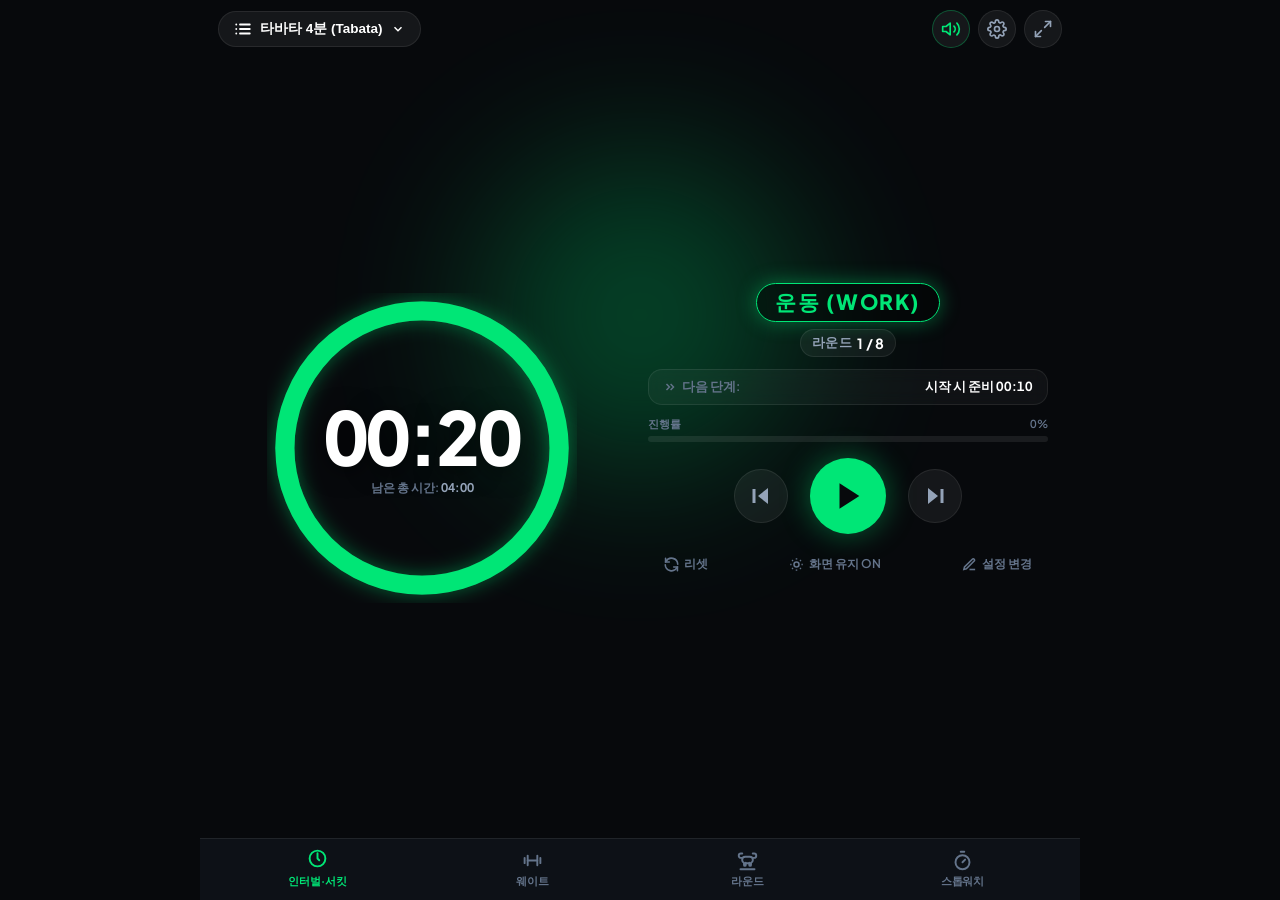
<file: index.html>
<!DOCTYPE html>
<html lang="ko">
<head>
  <meta charset="UTF-8">
  <meta name="viewport" content="width=device-width, initial-scale=1.0, maximum-scale=1.0, user-scalable=no, viewport-fit=cover">
  <title>Timer+ | 웨이트 · 타바타 · 홈트 서킷 운동 타이머 (TimerPlus)</title>
  <meta name="description" content="웨이트 세트/휴식 카운터, 타바타, 홈트 서킷, 복싱 라운드 맞춤 루틴 지원 및 1초 초침 사운드 · 가로모드 · 100% 오프라인 동작 PWA.">
  <meta name="theme-color" content="#0a0c10">

  <!-- iOS Safari PWA Metas -->
  <meta name="apple-mobile-web-app-capable" content="yes">
  <meta name="apple-mobile-web-app-status-bar-style" content="black-translucent">
  <meta name="apple-mobile-web-app-title" content="Timer+">
  <link rel="apple-touch-icon" href="./icons/apple-touch-icon.png">

  <!-- Web App Manifest -->
  <link rel="manifest" href="./manifest.webmanifest">
  <link rel="icon" type="image/svg+xml" href="./icons/favicon.svg">

  <!-- Modern Athletic Typography -->
  <link rel="preconnect" href="https://fonts.googleapis.com">
  <link rel="preconnect" href="https://fonts.gstatic.com" crossorigin>
  <link href="https://fonts.googleapis.com/css2?family=Plus+Jakarta+Sans:wght@500;700;800;900&display=swap" rel="stylesheet">

  <link rel="stylesheet" href="./css/style.css">
</head>
<body>
  <!-- Ambient Dynamic Colored Glow -->
  <div class="ambient-glow" id="ambientGlow"></div>

  <!-- Toast Message -->
  <div class="toast-msg" id="toastMsg">루틴이 저장되었습니다.</div>

  <div class="app-container">
    <!-- Header -->
    <header class="app-header">
      <!-- Interval Header Title / Preset Selector -->
      <button class="routine-selector-btn" id="openPresetsBtn" aria-label="루틴 선택">
        <svg width="18" height="18" viewBox="0 0 24 24" fill="none" stroke="currentColor" stroke-width="2.5" stroke-linecap="round" stroke-linejoin="round">
          <line x1="8" y1="6" x2="21" y2="6"></line>
          <line x1="8" y1="12" x2="21" y2="12"></line>
          <line x1="8" y1="18" x2="21" y2="18"></line>
          <line x1="3" y1="6" x2="3.01" y2="6"></line>
          <line x1="3" y1="12" x2="3.01" y2="12"></line>
          <line x1="3" y1="18" x2="3.01" y2="18"></line>
        </svg>
        <span class="routine-name-text" id="headerRoutineName">타바타 4분</span>
        <svg width="14" height="14" viewBox="0 0 24 24" fill="none" stroke="currentColor" stroke-width="2.5">
          <polyline points="6 9 12 15 18 9"></polyline>
        </svg>
      </button>

      <!-- Weight Header Title / Exercise Memo Selector -->
      <button class="routine-selector-btn" id="headerWeightBtn" style="display:none;" aria-label="운동 종목 입력">
        <svg width="18" height="18" viewBox="0 0 24 24" fill="none" stroke="currentColor" stroke-width="2.3" stroke-linecap="round" stroke-linejoin="round">
          <path d="M6.5 6.5v11M17.5 6.5v11M3 9v6M21 9v6M6.5 12h11"></path>
        </svg>
        <span class="routine-name-text" id="headerWeightName">웨이트 세트 & 휴식</span>
        <svg width="13" height="13" viewBox="0 0 24 24" fill="none" stroke="currentColor" stroke-width="2.3">
          <path d="M12 20h9"></path>
          <path d="M16.5 3.5a2.121 2.121 0 0 1 3 3L7 19l-4 1 1-4L16.5 3.5z"></path>
        </svg>
      </button>

      <!-- Rounds Header Title / Config Button -->
      <button class="routine-selector-btn" id="headerRoundsConfigBtn" style="display:none;" aria-label="라운드 설정">
        <svg width="18" height="18" viewBox="0 0 24 24" fill="none" stroke="currentColor" stroke-width="2.2" stroke-linecap="round">
          <circle cx="12" cy="12" r="9"></circle>
          <polyline points="12 6 12 12 16 14"></polyline>
        </svg>
        <span class="routine-name-text" id="headerRoundsPresetName">복싱 3분 5라운드</span>
        <svg width="14" height="14" viewBox="0 0 24 24" fill="none" stroke="currentColor" stroke-width="2.5">
          <polyline points="6 9 12 15 18 9"></polyline>
        </svg>
      </button>

      <!-- Stopwatch Header Title -->
      <div id="headerStopwatchTitle" style="display:none; font-size:16px; font-weight:800; padding-left:6px; letter-spacing:-0.5px;">
        스톱워치 (Stopwatch)
      </div>

      <div class="header-actions">
        <button class="icon-btn" id="soundQuickBtn" aria-label="소리 켜기/끄기" title="소리 켜기/끄기">
          <!-- Audio On SVG -->
          <svg id="soundIconOn" width="20" height="20" viewBox="0 0 24 24" fill="none" stroke="currentColor" stroke-width="2" stroke-linecap="round" stroke-linejoin="round">
            <polygon points="11 5 6 9 2 9 2 15 6 15 11 19 11 5"></polygon>
            <path d="M19.07 4.93a10 10 0 0 1 0 14.14M15.54 8.46a5 5 0 0 1 0 7.07"></path>
          </svg>
          <!-- Audio Muted SVG -->
          <svg id="soundIconOff" style="display:none;" width="20" height="20" viewBox="0 0 24 24" fill="none" stroke="currentColor" stroke-width="2" stroke-linecap="round" stroke-linejoin="round">
            <polygon points="11 5 6 9 2 9 2 15 6 15 11 19 11 5"></polygon>
            <line x1="23" y1="9" x2="17" y2="15"></line>
            <line x1="17" y1="9" x2="23" y2="15"></line>
          </svg>
        </button>

        <button class="icon-btn" id="openSettingsBtn" aria-label="설정" title="설정 & 오디오">
          <svg width="20" height="20" viewBox="0 0 24 24" fill="none" stroke="currentColor" stroke-width="2" stroke-linecap="round" stroke-linejoin="round">
            <circle cx="12" cy="12" r="3"></circle>
            <path d="M19.4 15a1.65 1.65 0 0 0 .33 1.82l.06.06a2 2 0 0 1 0 2.83 2 2 0 0 1-2.83 0l-.06-.06a1.65 1.65 0 0 0-1.82-.33 1.65 1.65 0 0 0-1 1.51V21a2 2 0 0 1-2 2 2 2 0 0 1-2-2v-.09A1.65 1.65 0 0 0 9 19.4a1.65 1.65 0 0 0-1.82.33l-.06.06a2 2 0 0 1-2.83 0 2 2 0 0 1 0-2.83l.06-.06a1.65 1.65 0 0 0 .33-1.82 1.65 1.65 0 0 0-1.51-1H3a2 2 0 0 1-2-2 2 2 0 0 1 2-2h.09A1.65 1.65 0 0 0 4.6 9a1.65 1.65 0 0 0-.33-1.82l-.06-.06a2 2 0 0 1 0-2.83 2 2 0 0 1 2.83 0l.06.06a1.65 1.65 0 0 0 1.82.33H9a1.65 1.65 0 0 0 1-1.51V3a2 2 0 0 1 2-2 2 2 0 0 1 2 2v.09a1.65 1.65 0 0 0 1 1.51 1.65 1.65 0 0 0 1.82-.33l.06-.06a2 2 0 0 1 2.83 0 2 2 0 0 1 0 2.83l-.06.06a1.65 1.65 0 0 0-.33 1.82V9a1.65 1.65 0 0 0 1.51 1H21a2 2 0 0 1 2 2 2 2 0 0 1-2 2h-.09a1.65 1.65 0 0 0-1.51 1z"></path>
          </svg>
        </button>

        <button class="icon-btn" id="fullscreenBtn" aria-label="전체화면" title="전체화면 전환">
          <svg width="20" height="20" viewBox="0 0 24 24" fill="none" stroke="currentColor" stroke-width="2" stroke-linecap="round" stroke-linejoin="round">
            <polyline points="15 3 21 3 21 9"></polyline>
            <polyline points="9 21 3 21 3 15"></polyline>
            <line x1="21" y1="3" x2="14" y2="10"></line>
            <line x1="3" y1="21" x2="10" y2="14"></line>
          </svg>
        </button>
      </div>
    </header>

    <!-- =====================================================================
         TAB VIEW 1: INTERVAL / TABATA / HOME CIRCUIT
         ===================================================================== -->
    <main class="tab-view active" id="viewInterval">
      <!-- Phase Indicator & Round/Set Counter -->
      <div class="phase-header-wrapper">
        <div class="phase-pill" id="phasePill">운동 (WORK)</div>
        <div class="rounds-sets-bar">
          <div class="badge-item">
            라운드 <strong id="roundDisplay">1 / 8</strong>
          </div>
          <div class="badge-item" id="setDisplayWrapper">
            세트 <strong id="setDisplay">1 / 1</strong>
          </div>
          <div class="badge-item exercise-badge" id="intervalExerciseBanner" style="display:none;">
            🏋️ <strong id="intervalExerciseName">스쿼트</strong>
          </div>
        </div>
      </div>

      <!-- Radial SVG Dial Timer -->
      <div class="dial-container">
        <svg class="dial-svg" viewBox="0 0 260 260">
          <circle class="dial-track" cx="130" cy="130" r="115" />
          <circle class="dial-progress" id="dialProgressRing" cx="130" cy="130" r="115"
                  stroke-dasharray="722.56" stroke-dashoffset="0" />
        </svg>

        <div class="dial-content">
          <div class="time-display" id="mainTimeDisplay">00:20</div>
          <div class="total-remaining-hint">
            남은 총 시간: <span id="totalRemainingDisplay">04:10</span>
          </div>
        </div>
      </div>

      <!-- Live Quick Time Adjustment Chips (Visible when active/paused) -->
      <div class="quick-adjust-row" id="intervalQuickAdjustRow" style="display:none;">
        <button class="chip-btn interval-adj-btn" data-adj="-10">-10초</button>
        <button class="chip-btn highlight interval-adj-btn" data-adj="15">+15초 연장</button>
        <button class="chip-btn interval-adj-btn" data-adj="30">+30초</button>
      </div>

      <!-- Next Phase Preview Card -->
      <div class="next-up-card" id="nextUpCard">
        <span class="next-label">
          <svg width="14" height="14" viewBox="0 0 24 24" fill="none" stroke="currentColor" stroke-width="2.5">
            <polyline points="13 17 18 12 13 7"></polyline>
            <polyline points="6 17 11 12 6 7"></polyline>
          </svg>
          다음 단계:
        </span>
        <span class="next-value" id="nextUpText">운동 (00:20)</span>
      </div>

      <!-- Total Workout Progress Bar -->
      <div class="overall-progress-wrapper">
        <div class="progress-labels">
          <span>진행률</span>
          <span id="overallPercentText">0%</span>
        </div>
        <div class="linear-track">
          <div class="linear-bar" id="overallProgressBar"></div>
        </div>
      </div>

      <!-- Main Controls -->
      <div class="controls-bar">
        <button class="secondary-control-btn" id="prevBtn" aria-label="이전 단계" title="이전 단계">
          <svg width="24" height="24" viewBox="0 0 24 24" fill="currentColor">
            <polygon points="19 20 9 12 19 4 19 20"></polygon>
            <line x1="5" y1="19" x2="5" y2="5" stroke="currentColor" stroke-width="3"></line>
          </svg>
        </button>

        <button class="main-play-btn" id="playBtn" aria-label="시작 / 일시정지">
          <svg id="playIcon" viewBox="0 0 24 24">
            <polygon points="6 3 20 12 6 21 6 3"></polygon>
          </svg>
          <svg id="pauseIcon" style="display:none;" viewBox="0 0 24 24">
            <rect x="6" y="4" width="4" height="16" rx="1"></rect>
            <rect x="14" y="4" width="4" height="16" rx="1"></rect>
          </svg>
        </button>

        <button class="secondary-control-btn" id="nextBtn" aria-label="다음 단계" title="다음 단계 스킵">
          <svg width="24" height="24" viewBox="0 0 24 24" fill="currentColor">
            <polygon points="5 4 15 12 5 20 5 4"></polygon>
            <line x1="19" y1="5" x2="19" y2="19" stroke="currentColor" stroke-width="3"></line>
          </svg>
        </button>
      </div>

      <!-- Bottom Utilities -->
      <div class="bottom-utils-bar">
        <button class="util-btn" id="resetBtn">
          <svg width="15" height="15" viewBox="0 0 24 24" fill="none" stroke="currentColor" stroke-width="2.5" stroke-linecap="round">
            <path d="M2.5 2v6h6M21.5 22v-6h-6"></path>
            <path d="M22 11.5A10 10 0 0 0 3.2 7.2L2.5 8M2 12.5a10 10 0 0 0 18.8 4.3l.7-.8"></path>
          </svg>
          리셋
        </button>

        <span class="util-btn" id="wakelockStatus" title="화면 꺼짐 방지 활성화됨">
          <svg width="15" height="15" viewBox="0 0 24 24" fill="none" stroke="currentColor" stroke-width="2.5">
            <path d="M12 2v2M12 20v2M4.93 4.93l1.41 1.41M17.66 17.66l1.41 1.41M2 12h2M20 12h2M6.34 17.66l-1.41 1.41M19.07 4.93l-1.41 1.41"></path>
            <circle cx="12" cy="12" r="4"></circle>
          </svg>
          <span id="wakelockText">화면 유지 ON</span>
        </span>

        <button class="util-btn" id="editCurrentRoutineBtn">
          <svg width="15" height="15" viewBox="0 0 24 24" fill="none" stroke="currentColor" stroke-width="2.5">
            <path d="M12 20h9"></path>
            <path d="M16.5 3.5a2.121 2.121 0 0 1 3 3L7 19l-4 1 1-4L16.5 3.5z"></path>
          </svg>
          설정 변경
        </button>
      </div>
    </main>

    <!-- =====================================================================
         TAB VIEW 2: WEIGHT TRAINING (웨이트 세트 카운터 & 자유 휴식)
         ===================================================================== -->
    <main class="tab-view" id="viewWeight">
      <div class="phase-header-wrapper">
        <div class="phase-pill" id="weightPhasePill">1세트 준비</div>
        <div class="rounds-sets-bar">
          <div class="badge-item weight-target-stepper">
            <button class="mini-step-btn" id="weightSetsMinusBtn" aria-label="목표 세트 감소">−</button>
            <span>세트 <strong id="weightSetDisplay">1 / 4</strong></span>
            <button class="mini-step-btn" id="weightSetsPlusBtn" aria-label="목표 세트 증가">+</button>
          </div>
        </div>
        <div class="weight-set-dots" id="weightSetDots">
          <!-- Rendered dynamically -->
        </div>
      </div>

      <!-- Radial Dial for Weight Rest / TUT -->
      <div class="dial-container">
        <svg class="dial-svg" viewBox="0 0 260 260">
          <circle class="dial-track" cx="130" cy="130" r="115" />
          <circle class="dial-progress" id="weightDialProgressRing" cx="130" cy="130" r="115"
                  stroke-dasharray="722.56" stroke-dashoffset="0" />
        </svg>

        <div class="dial-content">
          <div class="time-display" id="weightMainTimeDisplay">01:30</div>
          <div class="total-remaining-hint" id="weightSubHint">
            세트 종료 후 버튼을 누르면 휴식이 시작됩니다
          </div>
        </div>
      </div>

      <!-- Quick Rest Preset Chips (Shown when ready / lifting / finished) -->
      <div class="quick-adjust-row" id="weightPresetChipsRow">
        <button class="chip-btn weight-rest-chip" data-sec="45">45초</button>
        <button class="chip-btn weight-rest-chip" data-sec="60">1분</button>
        <button class="chip-btn weight-rest-chip active" data-sec="90">1분 30초</button>
        <button class="chip-btn weight-rest-chip" data-sec="120">2분</button>
        <button class="chip-btn weight-rest-chip" data-sec="180">3분</button>
      </div>

      <!-- Active Rest Adjustment Chips (Shown during rest countdown) -->
      <div class="quick-adjust-row" id="weightActiveAdjustRow" style="display:none;">
        <button class="chip-btn weight-adj-btn" data-adj="-15">-15초</button>
        <button class="chip-btn highlight weight-adj-btn" data-adj="15">+15초 연장</button>
        <button class="chip-btn weight-adj-btn" data-adj="30">+30초</button>
      </div>

      <!-- Weight Controls -->
      <div class="weight-action-bar">
        <button class="weight-secondary-btn" id="weightSubBtn">
          <span id="weightSubBtnLabel">⏱ 세트 시간 측정</span>
        </button>

        <button class="weight-primary-btn" id="weightPrimaryBtn">
          <span id="weightPrimaryBtnLabel">✓ 1세트 완료 · 휴식 시작</span>
        </button>
      </div>

      <!-- Weight Bottom Utilities -->
      <div class="bottom-utils-bar">
        <button class="util-btn" id="weightResetBtn">
          <svg width="15" height="15" viewBox="0 0 24 24" fill="none" stroke="currentColor" stroke-width="2.5" stroke-linecap="round">
            <path d="M2.5 2v6h6M21.5 22v-6h-6"></path>
            <path d="M22 11.5A10 10 0 0 0 3.2 7.2L2.5 8M2 12.5a10 10 0 0 0 18.8 4.3l.7-.8"></path>
          </svg>
          새 종목 리셋
        </button>

        <span class="util-btn" id="weightSessionSummary" style="cursor:default;">
          완료 0세트
        </span>

        <button class="util-btn" id="weightEditLabelBtn">
          <svg width="15" height="15" viewBox="0 0 24 24" fill="none" stroke="currentColor" stroke-width="2.5">
            <path d="M12 20h9"></path>
            <path d="M16.5 3.5a2.121 2.121 0 0 1 3 3L7 19l-4 1 1-4L16.5 3.5z"></path>
          </svg>
          종목 메모
        </button>
      </div>
    </main>

    <!-- =====================================================================
         TAB VIEW 3: ROUNDS TIMER (복싱 & 격투기 라운드 타이머)
         ===================================================================== -->
    <main class="tab-view" id="viewRounds">
      <!-- Round Phase & Header -->
      <div class="phase-header-wrapper">
        <div class="phase-pill" id="roundsPhasePill">FIGHT (라운드)</div>
        <div class="rounds-sets-bar">
          <div class="badge-item">
            라운드 <strong id="roundsRoundDisplay">1 / 5</strong>
          </div>
          <div class="badge-item" id="roundsWarningBadge" style="display:none; color:#ff9100; border-color:rgba(255,145,0,0.4);">
            <strong>🔔 10초 전</strong>
          </div>
        </div>
      </div>

      <!-- Radial SVG Dial Timer for Rounds -->
      <div class="dial-container">
        <svg class="dial-svg" viewBox="0 0 260 260">
          <circle class="dial-track" cx="130" cy="130" r="115" />
          <circle class="dial-progress" id="roundsDialProgressRing" cx="130" cy="130" r="115"
                  stroke-dasharray="722.56" stroke-dashoffset="0" />
        </svg>

        <div class="dial-content">
          <div class="time-display" id="roundsMainTimeDisplay">03:00</div>
          <div class="total-remaining-hint">
            현재 설정: <span id="roundsSummaryHint">3분 운동 / 1분 휴식</span>
          </div>
        </div>
      </div>

      <!-- Next Phase Preview Card -->
      <div class="next-up-card">
        <span class="next-label">
          <svg width="14" height="14" viewBox="0 0 24 24" fill="none" stroke="currentColor" stroke-width="2.5">
            <polyline points="13 17 18 12 13 7"></polyline>
            <polyline points="6 17 11 12 6 7"></polyline>
          </svg>
          다음 상태:
        </span>
        <span class="next-value" id="roundsNextUpText">1라운드 시작 (03:00)</span>
      </div>

      <!-- Rounds Controls -->
      <div class="controls-bar">
        <button class="secondary-control-btn" id="roundsPrevBtn" aria-label="이전 라운드">
          <svg width="24" height="24" viewBox="0 0 24 24" fill="currentColor">
            <polygon points="19 20 9 12 19 4 19 20"></polygon>
            <line x1="5" y1="19" x2="5" y2="5" stroke="currentColor" stroke-width="3"></line>
          </svg>
        </button>

        <button class="main-play-btn" id="roundsPlayBtn" aria-label="시작 / 일시정지">
          <svg id="roundsPlayIcon" viewBox="0 0 24 24">
            <polygon points="6 3 20 12 6 21 6 3"></polygon>
          </svg>
          <svg id="roundsPauseIcon" style="display:none;" viewBox="0 0 24 24">
            <rect x="6" y="4" width="4" height="16" rx="1"></rect>
            <rect x="14" y="4" width="4" height="16" rx="1"></rect>
          </svg>
        </button>

        <button class="secondary-control-btn" id="roundsNextBtn" aria-label="다음 라운드">
          <svg width="24" height="24" viewBox="0 0 24 24" fill="currentColor">
            <polygon points="5 4 15 12 5 20 5 4"></polygon>
            <line x1="19" y1="5" x2="19" y2="19" stroke="currentColor" stroke-width="3"></line>
          </svg>
        </button>
      </div>

      <!-- Rounds Bottom Utilities -->
      <div class="bottom-utils-bar">
        <button class="util-btn" id="roundsResetBtn">
          <svg width="15" height="15" viewBox="0 0 24 24" fill="none" stroke="currentColor" stroke-width="2.5" stroke-linecap="round">
            <path d="M2.5 2v6h6M21.5 22v-6h-6"></path>
            <path d="M22 11.5A10 10 0 0 0 3.2 7.2L2.5 8M2 12.5a10 10 0 0 0 18.8 4.3l.7-.8"></path>
          </svg>
          리셋
        </button>

        <button class="util-btn" id="roundsQuickConfigBtn">
          <svg width="15" height="15" viewBox="0 0 24 24" fill="none" stroke="currentColor" stroke-width="2.5">
            <path d="M12 20h9"></path>
            <path d="M16.5 3.5a2.121 2.121 0 0 1 3 3L7 19l-4 1 1-4L16.5 3.5z"></path>
          </svg>
          라운드 설정
        </button>
      </div>
    </main>

    <!-- =====================================================================
         TAB VIEW 4: STOPWATCH (정밀 스톱워치 & 랩 타임)
         ===================================================================== -->
    <main class="tab-view" id="viewStopwatch">
      <div class="stopwatch-display-container">
        <div class="stopwatch-main-time" id="stopwatchMainDisplay">00:00.00</div>
        <div class="stopwatch-current-lap">
          현재 랩: <span id="stopwatchCurrentLapDisplay">00:00.00</span>
        </div>
      </div>

      <!-- Lap Times Scrollable Card -->
      <div class="stopwatch-laps-card">
        <div class="laps-header">
          <span>랩</span>
          <span style="text-align:center;">랩 타임</span>
          <span style="text-align:right;">누적 시간</span>
        </div>
        <div class="laps-list" id="stopwatchLapsList">
          <div class="lap-empty-state">
            시작 후 랩(Lap) 버튼을 누르면 구간 기록이 저장됩니다.
          </div>
        </div>
      </div>

      <!-- Stopwatch Controls -->
      <div class="controls-bar stopwatch-controls-bar" style="margin-top:auto;">
        <button class="secondary-control-btn" id="stopwatchLapResetBtn" aria-label="랩 또는 초기화">
          <span id="stopwatchLapResetLabel" style="font-size:13px; font-weight:800;">초기화</span>
        </button>

        <button class="main-play-btn" id="stopwatchStartStopBtn" aria-label="시작 / 정지" style="background:var(--color-work);">
          <svg id="stopwatchStartIcon" viewBox="0 0 24 24">
            <polygon points="6 3 20 12 6 21 6 3"></polygon>
          </svg>
          <svg id="stopwatchStopIcon" style="display:none;" viewBox="0 0 24 24">
            <rect x="6" y="6" width="12" height="12" rx="2"></rect>
          </svg>
        </button>

        <div class="stopwatch-spacer" style="width:56px; height:56px; visibility:hidden;"></div>
      </div>

      <div class="bottom-utils-bar stopwatch-utils-bar" style="justify-content:center; padding-top:4px;">
        <span style="font-size:11px; color:var(--text-muted); font-weight:600;">1/100초 정밀 계측</span>
      </div>
    </main>

    <!-- =====================================================================
         BOTTOM NAVIGATION TAB BAR
         ===================================================================== -->
    <nav class="bottom-nav-bar">
      <button class="nav-tab active" id="tabInterval" data-tab="interval">
        <svg viewBox="0 0 24 24" fill="none" stroke="currentColor" stroke-width="2.2" stroke-linecap="round" stroke-linejoin="round">
          <circle cx="12" cy="12" r="9"></circle>
          <polyline points="12 6 12 12 14 14"></polyline>
        </svg>
        <span>인터벌·서킷</span>
      </button>

      <button class="nav-tab" id="tabWeight" data-tab="weight">
        <svg viewBox="0 0 24 24" fill="none" stroke="currentColor" stroke-width="2.2" stroke-linecap="round" stroke-linejoin="round">
          <path d="M6.5 6.5v11"></path>
          <path d="M17.5 6.5v11"></path>
          <path d="M3 9v6"></path>
          <path d="M21 9v6"></path>
          <path d="M6.5 12h11"></path>
        </svg>
        <span>웨이트</span>
      </button>

      <button class="nav-tab" id="tabRounds" data-tab="rounds">
        <svg viewBox="0 0 24 24" fill="none" stroke="currentColor" stroke-width="2.2" stroke-linecap="round" stroke-linejoin="round">
          <path d="M6 9H4.5a2.5 2.5 0 0 1 0-5H6"></path>
          <path d="M18 9h1.5a2.5 2.5 0 0 0 0-5H18"></path>
          <path d="M4 22h16"></path>
          <path d="M10 14.66V17c0 .55-.45 1-1 1s-1-.45-1-1v-2.34c-1.25-.56-2.12-1.8-2.12-3.26 0-1.99 1.61-3.6 3.6-3.6h5.04c1.99 0 3.6 1.61 3.6 3.6 0 1.46-.87 2.7-2.12 3.26V17c0 .55-.45 1-1 1s-1-.45-1-1v-2.34c-.62.28-1.3.44-2.02.44s-1.4-.16-2.02-.44z"></path>
        </svg>
        <span>라운드</span>
      </button>

      <button class="nav-tab" id="tabStopwatch" data-tab="stopwatch">
        <svg viewBox="0 0 24 24" fill="none" stroke="currentColor" stroke-width="2.2" stroke-linecap="round" stroke-linejoin="round">
          <line x1="10" y1="2" x2="14" y2="2"></line>
          <line x1="12" y1="14" x2="15" y2="11"></line>
          <circle cx="12" cy="14" r="8"></circle>
        </svg>
        <span>스톱워치</span>
      </button>
    </nav>
  </div>

  <!-- =========================================================================
       MODAL 1: Presets Sheet (루틴 선택 목록)
       ========================================================================= -->
  <div class="modal-overlay" id="presetsModal">
    <div class="bottom-sheet">
      <div class="sheet-header">
        <h3 class="sheet-title">운동 루틴 선택</h3>
        <button class="icon-btn" id="closePresetsBtn" aria-label="닫기">
          <svg width="20" height="20" viewBox="0 0 24 24" fill="none" stroke="currentColor" stroke-width="2">
            <line x1="18" y1="6" x2="6" y2="18"></line>
            <line x1="6" y1="6" x2="18" y2="18"></line>
          </svg>
        </button>
      </div>
      <div class="sheet-body">
        <div id="presetsListContainer" style="display:flex; flex-direction:column; gap:10px;">
          <!-- Rendered by JS -->
        </div>

        <button class="primary-btn" id="createNewRoutineBtn" style="margin-top: 8px;">
          <svg width="18" height="18" viewBox="0 0 24 24" fill="none" stroke="currentColor" stroke-width="2.5">
            <line x1="12" y1="5" x2="12" y2="19"></line>
            <line x1="5" y1="12" x2="19" y2="12"></line>
          </svg>
          새로운 루틴 만들기
        </button>
      </div>
    </div>
  </div>

  <!-- =========================================================================
       MODAL 2: Routine Editor Modal (루틴 편집 / 생성)
       ========================================================================= -->
  <div class="modal-overlay" id="editorModal">
    <div class="bottom-sheet">
      <div class="sheet-header">
        <h3 class="sheet-title" id="editorModalTitle">루틴 설정</h3>
        <button class="icon-btn" id="closeEditorBtn" aria-label="닫기">
          <svg width="20" height="20" viewBox="0 0 24 24" fill="none" stroke="currentColor" stroke-width="2">
            <line x1="18" y1="6" x2="6" y2="18"></line>
            <line x1="6" y1="6" x2="18" y2="18"></line>
          </svg>
        </button>
      </div>
      <div class="sheet-body">
        <div style="display:flex; flex-direction:column; gap:4px;">
          <label style="font-size:12px; color:var(--text-secondary); font-weight:700;">루틴 이름</label>
          <input type="text" id="editNameInput" class="text-input" placeholder="예: 타바타 복근 / 홈트 전신 서킷">
        </div>

        <div style="font-size:11px; color:var(--text-muted); margin-top:-4px;">
          💡 <strong>+ / −</strong> 버튼을 길게 누르면 시간이 빠르게 변경됩니다.
        </div>

        <!-- Work Time -->
        <div class="editor-field">
          <div class="field-label">
            <span class="field-name" style="color:var(--color-work);">운동 시간 (Work)</span>
            <span class="field-desc">각 라운드 집중 운동 시간</span>
          </div>
          <div class="stepper-control">
            <button class="step-btn" data-step="-5" data-target="editWork">-</button>
            <span class="step-value" id="valEditWork">00:20</span>
            <button class="step-btn" data-step="5" data-target="editWork">+</button>
          </div>
        </div>

        <!-- Rest Time -->
        <div class="editor-field">
          <div class="field-label">
            <span class="field-name" style="color:var(--color-rest);">휴식 시간 (Rest)</span>
            <span class="field-desc">라운드 간 휴식 시간</span>
          </div>
          <div class="stepper-control">
            <button class="step-btn" data-step="-5" data-target="editRest">-</button>
            <span class="step-value" id="valEditRest">00:10</span>
            <button class="step-btn" data-step="5" data-target="editRest">+</button>
          </div>
        </div>

        <!-- Rounds -->
        <div class="editor-field">
          <div class="field-label">
            <span class="field-name">라운드 수 (Rounds)</span>
            <span class="field-desc">세트 당 반복 횟수</span>
          </div>
          <div class="stepper-control">
            <button class="step-btn" data-step="-1" data-target="editRounds">-</button>
            <span class="step-value" id="valEditRounds">8</span>
            <button class="step-btn" data-step="1" data-target="editRounds">+</button>
          </div>
        </div>

        <!-- Circuit Per-Round Exercise Names (Optional) -->
        <div class="circuit-editor-card">
          <div class="circuit-editor-header">
            <div class="field-label">
              <span class="field-name" style="color:var(--color-prepare);">🏋️ 라운드별 운동 종목 (홈트 서킷용)</span>
              <span class="field-desc">입력 시 다음 동작 화면 표시 및 음성 안내가 작동합니다</span>
            </div>
            <button type="button" class="secondary-btn" id="circuitExercisesToggleBtn" style="padding:6px 10px; font-size:12px;">종목 설정 ▾</button>
          </div>
          <div id="circuitExercisesPanel" style="display:none; margin-top:10px; flex-direction:column; gap:8px;">
            <div id="circuitExercisesInputs" class="circuit-inputs-grid">
              <!-- Rendered dynamically for each round -->
            </div>
            <button type="button" class="util-btn" id="clearCircuitExercisesBtn" style="align-self:flex-end; font-size:11px; padding:4px 8px;">종목명 전체 비우기</button>
          </div>
        </div>

        <!-- Sets -->
        <div class="editor-field">
          <div class="field-label">
            <span class="field-name">세트 수 (Sets)</span>
            <span class="field-desc">전체 세트 개수</span>
          </div>
          <div class="stepper-control">
            <button class="step-btn" data-step="-1" data-target="editSets">-</button>
            <span class="step-value" id="valEditSets">1</span>
            <button class="step-btn" data-step="1" data-target="editSets">+</button>
          </div>
        </div>

        <!-- Set Rest -->
        <div class="editor-field">
          <div class="field-label">
            <span class="field-name" style="color:var(--color-set-rest);">세트 간 휴식 (Set Rest)</span>
            <span class="field-desc">세트가 바뀔 때 쉬는 시간</span>
          </div>
          <div class="stepper-control">
            <button class="step-btn" data-step="-10" data-target="editSetRest">-</button>
            <span class="step-value" id="valEditSetRest">01:00</span>
            <button class="step-btn" data-step="10" data-target="editSetRest">+</button>
          </div>
        </div>

        <!-- Prepare Time -->
        <div class="editor-field">
          <div class="field-label">
            <span class="field-name" style="color:var(--color-prepare);">준비 시간 (Prepare)</span>
            <span class="field-desc">운동 시작 전 카운트다운</span>
          </div>
          <div class="stepper-control">
            <button class="step-btn" data-step="-1" data-target="editPrepare">-</button>
            <span class="step-value" id="valEditPrepare">00:10</span>
            <button class="step-btn" data-step="1" data-target="editPrepare">+</button>
          </div>
        </div>

        <!-- Cooldown Time -->
        <div class="editor-field">
          <div class="field-label">
            <span class="field-name" style="color:var(--color-cooldown);">마무리 쿨다운 (Cooldown)</span>
            <span class="field-desc">모든 세트 종료 후 호흡 정리</span>
          </div>
          <div class="stepper-control">
            <button class="step-btn" data-step="-5" data-target="editCooldown">-</button>
            <span class="step-value" id="valEditCooldown">00:00</span>
            <button class="step-btn" data-step="5" data-target="editCooldown">+</button>
          </div>
        </div>
      </div>
      <div class="sheet-footer">
        <button class="primary-btn" id="saveRoutineBtn" style="flex:1;">저장하고 적용</button>
        <button class="danger-btn" id="deleteRoutineBtn" style="display:none;">삭제</button>
      </div>
    </div>
  </div>

  <!-- =========================================================================
       MODAL 3: Sound & Settings Modal
       ========================================================================= -->
  <div class="modal-overlay" id="settingsModal">
    <div class="bottom-sheet">
      <div class="sheet-header">
        <h3 class="sheet-title">설정 & 오디오</h3>
        <button class="icon-btn" id="closeSettingsModalBtn" aria-label="닫기">
          <svg width="20" height="20" viewBox="0 0 24 24" fill="none" stroke="currentColor" stroke-width="2">
            <line x1="18" y1="6" x2="6" y2="18"></line>
            <line x1="6" y1="6" x2="18" y2="18"></line>
          </svg>
        </button>
      </div>
      <div class="sheet-body">
        <!-- Sound Mode -->
        <div style="display:flex; flex-direction:column; gap:8px;">
          <span style="font-size:14px; font-weight:700;">사운드 모드</span>
          <div class="segmented-picker four-cols">
            <button class="seg-btn active" data-mode="all" id="segModeAll">효과음+음성</button>
            <button class="seg-btn" data-mode="beep" id="segModeBeep">효과음만</button>
            <button class="seg-btn" data-mode="voice" id="segModeVoice">음성만</button>
            <button class="seg-btn" data-mode="mute" id="segModeMute">무음</button>
          </div>
        </div>

        <!-- Volume Slider -->
        <div style="display:flex; flex-direction:column; gap:8px; margin-top:4px;">
          <div style="display:flex; justify-content:space-between; font-size:13px;">
            <span style="color:var(--text-secondary); font-weight:700;">사운드 볼륨 (음향 부스트)</span>
            <span id="volumePercentText" style="font-weight:800; color:var(--color-work);">100%</span>
          </div>
          <input type="range" class="range-slider" id="volumeSlider" min="0" max="100" value="100">
        </div>

        <!-- 1-Second Tick-Tock Switch -->
        <div class="setting-toggle-card">
          <div style="display:flex; flex-direction:column; gap:2px; padding-right:12px;">
            <span style="font-size:13.5px; font-weight:700; color:var(--text-primary); display:flex; align-items:center; gap:6px;">
              ⏱️ 1초 똑딱 초침 소리
              <span style="font-size:10px; background:var(--color-prepare); color:#000; font-weight:800; padding:1px 5px; border-radius:4px;">NEW</span>
            </span>
            <span style="font-size:11.5px; color:var(--text-secondary); line-height:1.4;">화면에서 눈을 떼고 운동해도 매 1초마다 가벼운 똑딱 소리로 시간 흐름을 알려줍니다.</span>
          </div>
          <input type="checkbox" id="tickSoundToggle" checked style="width:22px; height:22px; accent-color:var(--color-work); cursor:pointer; flex-shrink:0;">
        </div>

        <!-- Halfway Alert Switch -->
        <div class="setting-toggle-card">
          <div style="display:flex; flex-direction:column; gap:2px; padding-right:12px;">
            <span style="font-size:13.5px; font-weight:700; color:var(--text-primary);">
              🔔 절반 경과 알림 (30초 이상 운동)
            </span>
            <span style="font-size:11.5px; color:var(--text-secondary); line-height:1.4;">플랭크·서킷 등 30초 이상 운동 시 절반 지점을 알려줍니다.</span>
          </div>
          <input type="checkbox" id="halfwayAlertToggle" checked style="width:22px; height:22px; accent-color:var(--color-work); cursor:pointer; flex-shrink:0;">
        </div>

        <!-- Background Music Mixing Mode Switch -->
        <div class="setting-toggle-card">
          <div style="display:flex; flex-direction:column; gap:2px; padding-right:12px;">
            <span style="font-size:13.5px; font-weight:700; color:var(--text-primary); display:flex; align-items:center; gap:6px;">
              🎵 음악 앱과 동시 재생
              <span style="font-size:10px; background:var(--color-work); color:#000; font-weight:800; padding:1px 5px; border-radius:4px;">권장</span>
            </span>
            <span style="font-size:11.5px; color:var(--text-secondary); line-height:1.4;">유튜브 뮤직, 스포티파이 등 음악이 끊기지 않고 카운트다운 소리와 함께 들립니다.</span>
          </div>
          <input type="checkbox" id="audioMixingToggle" checked style="width:22px; height:22px; accent-color:var(--color-work); cursor:pointer; flex-shrink:0;">
        </div>

        <!-- Sound Test Buttons -->
        <div style="display:flex; gap:8px; margin-top:4px;">
          <button class="secondary-btn" id="testTickBtn" style="flex:0.9; font-size:12px; padding:10px;">⏱ 똑-딱 테스트</button>
          <button class="secondary-btn" id="testBeepBtn" style="flex:1.1; font-size:12px; padding:10px;">🔊 카운트다운</button>
          <button class="secondary-btn" id="testBellBtn" style="flex:0.8; font-size:12px; padding:10px;">🔔 복싱 벨</button>
        </div>

        <!-- PWA / Landscape Info -->
        <div style="background:var(--bg-card); border:1px solid var(--border-subtle); border-radius:var(--radius-md); padding:14px; margin-top:4px; display:flex; flex-direction:column; gap:6px;">
          <div style="display:flex; align-items:center; gap:8px;">
            <span style="width:8px; height:8px; border-radius:50%; background:var(--color-work); box-shadow:0 0 8px var(--color-work-glow);"></span>
            <strong style="font-size:13.5px;">가로 모드(전광판 뷰) & 100% 오프라인 지원</strong>
          </div>
          <p style="font-size:12px; color:var(--text-secondary); line-height:1.5;">
            스마트폰을 가로로 세워두면 멀리서도 잘 보이는 <strong>2단 대형 전광판 레이아웃</strong>으로 자동 전환되며, 비행기 모드나 지하 헬스장에서도 완벽히 작동합니다.
          </p>
        </div>

        <div style="background:var(--bg-card); border:1px solid var(--border-subtle); border-radius:var(--radius-md); padding:14px; margin-top:4px; display:flex; flex-direction:column; gap:8px;">
          <div style="display:flex; align-items:center; gap:8px;">
            <span style="font-size:16px;">⌨️</span>
            <strong style="font-size:13px;">키보드 단축키 (PC / 태블릿)</strong>
          </div>
          <div style="font-size:12px; color:var(--text-secondary); display:grid; grid-template-columns:1fr 1fr; gap:6px;">
            <span><strong style="color:var(--text-primary); background:rgba(255,255,255,0.1); padding:2px 6px; border-radius:4px;">Space</strong> 시작/세트완료</span>
            <span><strong style="color:var(--text-primary); background:rgba(255,255,255,0.1); padding:2px 6px; border-radius:4px;">← / →</strong> 이전/다음</span>
            <span><strong style="color:var(--text-primary); background:rgba(255,255,255,0.1); padding:2px 6px; border-radius:4px;">+ / -</strong> +15초 / -10초</span>
            <span><strong style="color:var(--text-primary); background:rgba(255,255,255,0.1); padding:2px 6px; border-radius:4px;">R / M</strong> 리셋 / 음소거</span>
            <span><strong style="color:var(--text-primary); background:rgba(255,255,255,0.1); padding:2px 6px; border-radius:4px;">1 ~ 4</strong> 모드 탭 전환</span>
          </div>
        </div>

        <button class="secondary-btn" id="openIosGuideBtn" style="margin-top:4px;">
          📱 아이폰 홈 화면 추가 방법
        </button>

        <button class="danger-btn" id="resetDefaultsBtn" style="margin-top:4px;">
          기본 루틴으로 초기화
        </button>
      </div>
    </div>
  </div>

  <!-- =========================================================================
       MODAL 4: iOS Safari Install Guide
       ========================================================================= -->
  <div class="modal-overlay" id="iosGuideModal">
    <div class="bottom-sheet">
      <div class="sheet-header">
        <h3 class="sheet-title">아이폰 홈 화면에 추가하기</h3>
        <button class="icon-btn" id="closeIosGuideBtn" aria-label="닫기">
          <svg width="20" height="20" viewBox="0 0 24 24" fill="none" stroke="currentColor" stroke-width="2">
            <line x1="18" y1="6" x2="6" y2="18"></line>
            <line x1="6" y1="6" x2="18" y2="18"></line>
          </svg>
        </button>
      </div>
      <div class="sheet-body">
        <div class="ios-guide-box">
          <div class="ios-step">
            <span class="ios-step-num">1</span>
            <span>사파리(Safari) 화면 하단의 <strong>공유 버튼</strong>(네모 위 화살표 아이콘)을 누릅니다.</span>
          </div>
          <div class="ios-step">
            <span class="ios-step-num">2</span>
            <span>메뉴를 아래로 스크롤하여 <strong>'홈 화면에 추가'</strong>를 선택합니다.</span>
          </div>
          <div class="ios-step">
            <span class="ios-step-num">3</span>
            <span>우측 상단의 <strong>'추가'</strong>를 누르면 오프라인에서도 사용 가능한 앱 아이콘이 생성됩니다!</span>
          </div>
        </div>
        <button class="primary-btn" id="confirmIosGuideBtn" style="margin-top:8px;">확인 완료</button>
      </div>
    </div>
  </div>

  <!-- =========================================================================
       MODAL 5: Rounds Timer Settings Modal
       ========================================================================= -->
  <div class="modal-overlay" id="roundsConfigModal">
    <div class="bottom-sheet">
      <div class="sheet-header">
        <h3 class="sheet-title">라운드 타이머 설정</h3>
        <button class="icon-btn" id="closeRoundsConfigBtn" aria-label="닫기">
          <svg width="20" height="20" viewBox="0 0 24 24" fill="none" stroke="currentColor" stroke-width="2">
            <line x1="18" y1="6" x2="6" y2="18"></line>
            <line x1="6" y1="6" x2="18" y2="18"></line>
          </svg>
        </button>
      </div>
      <div class="sheet-body">
        <!-- Quick Presets -->
        <div style="display:flex; flex-direction:column; gap:6px;">
          <span style="font-size:12px; color:var(--text-secondary); font-weight:700;">빠른 프리셋 선택</span>
          <div style="display:grid; grid-template-columns:1fr 1fr; gap:8px;">
            <button class="secondary-btn round-quick-preset-btn" data-rtime="180" data-rest="60" data-rounds="5" data-name="복싱 3분 5라운드" style="font-size:12px; padding:10px;">🥊 복싱 3분 × 5R</button>
            <button class="secondary-btn round-quick-preset-btn" data-rtime="180" data-rest="60" data-rounds="12" data-name="프로 복싱 12라운드" style="font-size:12px; padding:10px;">🏆 프로 3분 × 12R</button>
            <button class="secondary-btn round-quick-preset-btn" data-rtime="300" data-rest="60" data-rounds="5" data-name="MMA 5분 5라운드" style="font-size:12px; padding:10px;">🥋 MMA 5분 × 5R</button>
            <button class="secondary-btn round-quick-preset-btn" data-rtime="120" data-rest="30" data-rounds="5" data-name="섀도우 복싱 2분" style="font-size:12px; padding:10px;">⚡️ 섀도우 2분 × 5R</button>
          </div>
        </div>

        <div class="editor-field" style="margin-top:4px;">
          <div class="field-label">
            <span class="field-name" style="color:var(--color-work);">라운드 시간 (Round Time)</span>
            <span class="field-desc">1라운드 시간</span>
          </div>
          <div class="stepper-control">
            <button class="step-btn" data-step="-30" data-target="rcRoundTime">-</button>
            <span class="step-value" id="valRcRoundTime">03:00</span>
            <button class="step-btn" data-step="30" data-target="rcRoundTime">+</button>
          </div>
        </div>

        <div class="editor-field">
          <div class="field-label">
            <span class="field-name" style="color:var(--color-rest);">휴식 시간 (Rest Time)</span>
            <span class="field-desc">라운드 간 휴식</span>
          </div>
          <div class="stepper-control">
            <button class="step-btn" data-step="-15" data-target="rcRestTime">-</button>
            <span class="step-value" id="valRcRestTime">01:00</span>
            <button class="step-btn" data-step="15" data-target="rcRestTime">+</button>
          </div>
        </div>

        <div class="editor-field">
          <div class="field-label">
            <span class="field-name">총 라운드 수 (Total Rounds)</span>
            <span class="field-desc">반복 라운드</span>
          </div>
          <div class="stepper-control">
            <button class="step-btn" data-step="-1" data-target="rcRounds">-</button>
            <span class="step-value" id="valRcRounds">5</span>
            <button class="step-btn" data-step="1" data-target="rcRounds">+</button>
          </div>
        </div>

        <div class="editor-field">
          <div class="field-label">
            <span class="field-name" style="color:#ff9100;">10초 전 경고음</span>
            <span class="field-desc">라운드 종료 10초 전 나무 타격음</span>
          </div>
          <label style="display:flex; align-items:center; cursor:pointer;">
            <input type="checkbox" id="rcWarningToggle" checked style="width:20px; height:20px; accent-color:var(--color-work);">
          </label>
        </div>
      </div>
      <div class="sheet-footer">
        <button class="primary-btn" id="saveRoundsConfigBtn" style="flex:1;">라운드 적용하기</button>
      </div>
    </div>
  </div>

  <!-- =========================================================================
       MODAL 6: Weight Exercise Label Quick Modal
       ========================================================================= -->
  <div class="modal-overlay" id="weightLabelModal">
    <div class="bottom-sheet">
      <div class="sheet-header">
        <h3 class="sheet-title">현재 웨이트 종목 메모</h3>
        <button class="icon-btn" id="closeWeightLabelBtn" aria-label="닫기">
          <svg width="20" height="20" viewBox="0 0 24 24" fill="none" stroke="currentColor" stroke-width="2">
            <line x1="18" y1="6" x2="6" y2="18"></line>
            <line x1="6" y1="6" x2="18" y2="18"></line>
          </svg>
        </button>
      </div>
      <div class="sheet-body">
        <input type="text" id="weightLabelInput" class="text-input" placeholder="예: 벤치프레스 80kg / 바벨 스쿼트">
        <div style="display:flex; flex-wrap:wrap; gap:6px;">
          <button type="button" class="chip-btn weight-quick-name" data-label="벤치프레스">벤치프레스</button>
          <button type="button" class="chip-btn weight-quick-name" data-label="스쿼트">스쿼트</button>
          <button type="button" class="chip-btn weight-quick-name" data-label="데드리프트">데드리프트</button>
          <button type="button" class="chip-btn weight-quick-name" data-label="랫풀다운 / 풀업">랫풀다운/풀업</button>
          <button type="button" class="chip-btn weight-quick-name" data-label="숄더프레스">숄더프레스</button>
          <button type="button" class="chip-btn weight-quick-name" data-label="">메모 지우기</button>
        </div>
      </div>
      <div class="sheet-footer">
        <button class="primary-btn" id="saveWeightLabelBtn" style="flex:1;">적용하기</button>
      </div>
    </div>
  </div>

  <!-- Scripts -->
  <script src="./js/audio.js"></script>
  <script src="./js/timer.js"></script>
  <script src="./js/weight_timer.js"></script>
  <script src="./js/rounds_timer.js"></script>
  <script src="./js/stopwatch.js"></script>
  <script src="./js/storage.js"></script>
  <script src="./js/app.js"></script>
</body>
</html>
</file>
<file: css/style.css>
/* ==========================================================================
   TimerPlus Modern Gym & PWA Design System (Portrait + Landscape Wall Clock)
   ========================================================================== */

:root {
  --bg-deep: #07090c;
  --bg-surface: #10141b;
  --bg-card: #161c26;
  --bg-card-hover: #1e2634;
  --border-subtle: rgba(255, 255, 255, 0.08);
  --border-focus: rgba(255, 255, 255, 0.2);

  /* Athletic Phase Colors */
  --color-prepare: #00c2ff;
  --color-prepare-glow: rgba(0, 194, 255, 0.28);

  --color-work: #00e676;
  --color-work-glow: rgba(0, 230, 118, 0.35);

  --color-rest: #ff9100;
  --color-rest-glow: rgba(255, 145, 0, 0.32);

  --color-set-rest: #b388ff;
  --color-set-rest-glow: rgba(179, 136, 255, 0.32);

  --color-cooldown: #00b4d8;
  --color-finished: #ffd600;

  /* Active dynamic color tokens (mutated by JS based on phase) */
  --active-phase-color: var(--color-work);
  --active-phase-glow: var(--color-work-glow);

  /* Text & Accents */
  --text-primary: #ffffff;
  --text-secondary: #94a3b8;
  --text-muted: #64748b;

  /* Radii & Transitions */
  --radius-sm: 8px;
  --radius-md: 14px;
  --radius-lg: 20px;
  --radius-full: 9999px;
  --transition-fast: 0.15s cubic-bezier(0.4, 0, 0.2, 1);
  --transition-normal: 0.3s cubic-bezier(0.4, 0, 0.2, 1);
  --font-main: 'Plus Jakarta Sans', 'Pretendard', -apple-system, BlinkMacSystemFont, "Apple SD Gothic Neo", "Malgun Gothic", "Segoe UI", Roboto, sans-serif;
  --font-mono: 'SF Mono', Consolas, Monaco, "Liberation Mono", monospace;
}

/* Base Reset & Box Sizing */
*, *::before, *::after {
  box-sizing: border-box;
  margin: 0;
  padding: 0;
  -webkit-tap-highlight-color: transparent;
}

html, body {
  width: 100%;
  height: 100%;
  overflow: hidden;
  background-color: var(--bg-deep);
  color: var(--text-primary);
  font-family: var(--font-main);
  user-select: none;
  -webkit-user-select: none;
  touch-action: manipulation;
}

body {
  display: flex;
  flex-direction: column;
  height: 100dvh;
  padding-top: env(safe-area-inset-top, 0px);
  padding-bottom: env(safe-area-inset-bottom, 0px);
  padding-left: env(safe-area-inset-left, 0px);
  padding-right: env(safe-area-inset-right, 0px);
  position: relative;
}

/* Ambient Dynamic Background Glow */
.ambient-glow {
  position: absolute;
  top: 35%;
  left: 50%;
  transform: translate(-50%, -50%);
  width: 320px;
  height: 320px;
  border-radius: 50%;
  background: var(--active-phase-glow);
  filter: blur(80px);
  opacity: 0.65;
  pointer-events: none;
  z-index: 0;
  transition: background 0.6s ease, opacity 0.4s ease;
}

/* Application Container */
.app-container {
  display: flex;
  flex-direction: column;
  height: 100%;
  width: 100%;
  max-width: 540px;
  margin: 0 auto;
  position: relative;
  z-index: 1;
}

/* Header Bar */
.app-header {
  display: flex;
  align-items: center;
  justify-content: space-between;
  padding: 10px 18px;
  min-height: 54px;
  z-index: 10;
  flex-shrink: 0;
}

.routine-selector-btn {
  display: flex;
  align-items: center;
  gap: 8px;
  background: rgba(255, 255, 255, 0.06);
  border: 1px solid var(--border-subtle);
  border-radius: var(--radius-full);
  padding: 8px 15px;
  color: var(--text-primary);
  font-size: 13.5px;
  font-weight: 700;
  cursor: pointer;
  transition: var(--transition-fast);
  max-width: 64%;
}

.routine-selector-btn:hover {
  background: rgba(255, 255, 255, 0.12);
  border-color: var(--border-focus);
}

.routine-name-text {
  overflow: hidden;
  text-overflow: ellipsis;
  white-space: nowrap;
}

.header-actions {
  display: flex;
  align-items: center;
  gap: 8px;
}

.icon-btn {
  background: rgba(255, 255, 255, 0.06);
  border: 1px solid var(--border-subtle);
  border-radius: 50%;
  width: 38px;
  height: 38px;
  display: flex;
  align-items: center;
  justify-content: center;
  color: var(--text-secondary);
  cursor: pointer;
  transition: var(--transition-fast);
  flex-shrink: 0;
}

.icon-btn:hover {
  color: var(--text-primary);
  background: rgba(255, 255, 255, 0.12);
}

.icon-btn.active {
  color: var(--color-work);
  border-color: rgba(0, 230, 118, 0.3);
}

/* Phase Badge & Round Status */
.phase-header-wrapper {
  display: flex;
  flex-direction: column;
  align-items: center;
  gap: 7px;
  margin-top: 2px;
}

.phase-pill {
  font-size: 21px;
  font-weight: 900;
  letter-spacing: 1.5px;
  text-transform: uppercase;
  color: var(--active-phase-color);
  padding: 4px 18px;
  border-radius: var(--radius-full);
  background: rgba(0, 0, 0, 0.4);
  border: 1.5px solid var(--active-phase-color);
  box-shadow: 0 0 20px var(--active-phase-glow);
  transition: color 0.3s ease, border-color 0.3s ease, box-shadow 0.3s ease;
  text-align: center;
}

.rounds-sets-bar {
  display: flex;
  align-items: center;
  justify-content: center;
  flex-wrap: wrap;
  gap: 8px;
  font-size: 12.5px;
  font-weight: 700;
  color: var(--text-secondary);
  letter-spacing: 0.3px;
}

.badge-item {
  background: rgba(255, 255, 255, 0.05);
  border: 1px solid var(--border-subtle);
  padding: 4px 11px;
  border-radius: var(--radius-md);
  display: inline-flex;
  align-items: center;
  gap: 5px;
}

.badge-item strong {
  color: var(--text-primary);
  font-size: 14px;
}

.exercise-badge {
  border-color: rgba(0, 194, 255, 0.35);
  background: rgba(0, 194, 255, 0.1);
  color: var(--color-prepare);
}

.exercise-badge strong {
  color: #ffffff;
}

/* Radial Timer Dial Container */
.dial-container {
  position: relative;
  width: min(67vw, 286px);
  height: min(67vw, 286px);
  display: flex;
  align-items: center;
  justify-content: center;
  margin: 4px 0;
  flex-shrink: 0;
}

.dial-svg {
  width: 100%;
  height: 100%;
  transform: rotate(-90deg);
}

.dial-track {
  fill: none;
  stroke: rgba(255, 255, 255, 0.06);
  stroke-width: 16;
}

.dial-progress {
  fill: none;
  stroke: var(--active-phase-color);
  stroke-width: 16;
  stroke-linecap: round;
  transition: stroke-dashoffset 0.1s linear, stroke 0.3s ease;
  filter: drop-shadow(0 0 8px var(--active-phase-glow));
}

.dial-content {
  position: absolute;
  top: 0;
  left: 0;
  width: 100%;
  height: 100%;
  display: flex;
  flex-direction: column;
  align-items: center;
  justify-content: center;
  padding: 0 22px;
  text-align: center;
}

.time-display {
  font-size: clamp(54px, 16vw, 74px);
  font-weight: 900;
  font-family: var(--font-main);
  letter-spacing: -2px;
  color: var(--text-primary);
  font-variant-numeric: tabular-nums;
  line-height: 1;
  text-shadow: 0 4px 24px rgba(0, 0, 0, 0.6);
}

.total-remaining-hint {
  font-size: 12px;
  color: var(--text-muted);
  margin-top: 7px;
  font-weight: 600;
  line-height: 1.35;
}

.total-remaining-hint span {
  color: var(--text-secondary);
  font-variant-numeric: tabular-nums;
  font-weight: 700;
}

/* Quick Adjust & Rest Preset Chips */
.quick-adjust-row {
  display: flex;
  align-items: center;
  justify-content: center;
  flex-wrap: wrap;
  gap: 6px;
  width: 100%;
  max-width: 380px;
}

.chip-btn {
  background: rgba(255, 255, 255, 0.06);
  border: 1px solid var(--border-subtle);
  color: var(--text-secondary);
  border-radius: var(--radius-full);
  padding: 6px 12px;
  font-size: 12px;
  font-weight: 700;
  font-family: var(--font-main);
  cursor: pointer;
  transition: var(--transition-fast);
  font-variant-numeric: tabular-nums;
}

.chip-btn:hover {
  background: rgba(255, 255, 255, 0.13);
  color: var(--text-primary);
}

.chip-btn:active {
  transform: scale(0.94);
}

.chip-btn.active {
  background: rgba(0, 230, 118, 0.16);
  border-color: var(--color-work);
  color: var(--color-work);
}

.chip-btn.highlight {
  background: rgba(255, 145, 0, 0.16);
  border-color: rgba(255, 145, 0, 0.45);
  color: #ffb74d;
}

/* Weight Set Counter & Action Buttons */
.weight-target-stepper {
  gap: 10px;
  padding: 3px 8px;
}

.mini-step-btn {
  background: rgba(255, 255, 255, 0.1);
  border: none;
  color: var(--text-primary);
  width: 22px;
  height: 22px;
  border-radius: 50%;
  font-size: 14px;
  font-weight: 800;
  cursor: pointer;
  display: inline-flex;
  align-items: center;
  justify-content: center;
}

.mini-step-btn:active {
  transform: scale(0.9);
}

.weight-set-dots {
  display: flex;
  align-items: center;
  justify-content: center;
  flex-wrap: wrap;
  gap: 5px;
  max-width: 340px;
}

.set-dot {
  font-size: 11px;
  font-weight: 800;
  padding: 2px 9px;
  border-radius: var(--radius-full);
  background: rgba(255, 255, 255, 0.05);
  border: 1px solid var(--border-subtle);
  color: var(--text-muted);
  font-variant-numeric: tabular-nums;
}

.set-dot.current {
  border-color: var(--active-phase-color);
  color: var(--text-primary);
  background: rgba(255, 255, 255, 0.1);
}

.set-dot.done {
  background: rgba(0, 230, 118, 0.16);
  border-color: rgba(0, 230, 118, 0.45);
  color: var(--color-work);
}

.weight-action-bar {
  display: flex;
  align-items: center;
  justify-content: center;
  gap: 10px;
  width: 100%;
  max-width: 380px;
  padding: 4px 0;
}

.weight-secondary-btn {
  flex: 0.85;
  background: rgba(255, 255, 255, 0.07);
  border: 1px solid var(--border-subtle);
  color: var(--text-primary);
  border-radius: var(--radius-md);
  height: 54px;
  padding: 0 12px;
  font-size: 13px;
  font-weight: 800;
  font-family: var(--font-main);
  cursor: pointer;
  transition: var(--transition-fast);
}

.weight-secondary-btn:hover {
  background: rgba(255, 255, 255, 0.13);
}

.weight-secondary-btn:active {
  transform: scale(0.96);
}

.weight-primary-btn {
  flex: 1.45;
  background: var(--active-phase-color);
  border: none;
  color: #07090c;
  border-radius: var(--radius-md);
  height: 54px;
  padding: 0 14px;
  font-size: 14px;
  font-weight: 900;
  font-family: var(--font-main);
  cursor: pointer;
  box-shadow: 0 0 24px var(--active-phase-glow);
  transition: transform 0.15s ease, background 0.3s ease, box-shadow 0.3s ease;
}

.weight-primary-btn:hover {
  transform: translateY(-1px);
}

.weight-primary-btn:active {
  transform: scale(0.96);
}

/* Next Up Interval Card */
.next-up-card {
  width: 100%;
  max-width: 360px;
  background: rgba(255, 255, 255, 0.04);
  border: 1px solid var(--border-subtle);
  border-radius: var(--radius-md);
  padding: 8px 14px;
  display: flex;
  align-items: center;
  justify-content: space-between;
  gap: 8px;
  font-size: 12.5px;
  backdrop-filter: blur(8px);
}

.next-label {
  color: var(--text-muted);
  font-weight: 600;
  display: flex;
  align-items: center;
  gap: 5px;
  flex-shrink: 0;
}

.next-value {
  color: var(--text-primary);
  font-weight: 700;
  font-variant-numeric: tabular-nums;
  overflow: hidden;
  text-overflow: ellipsis;
  white-space: nowrap;
}

/* Overall Workout Linear Progress Bar */
.overall-progress-wrapper {
  width: 100%;
  max-width: 360px;
  display: flex;
  flex-direction: column;
  gap: 4px;
}

.progress-labels {
  display: flex;
  justify-content: space-between;
  font-size: 11px;
  color: var(--text-muted);
  font-weight: 600;
  font-variant-numeric: tabular-nums;
}

.linear-track {
  width: 100%;
  height: 6px;
  background: rgba(255, 255, 255, 0.08);
  border-radius: var(--radius-full);
  overflow: hidden;
}

.linear-bar {
  height: 100%;
  width: 0%;
  background: linear-gradient(90deg, var(--color-prepare), var(--color-work));
  border-radius: var(--radius-full);
  transition: width 0.15s linear;
}

/* Primary Workout Controls */
.controls-bar {
  display: flex;
  align-items: center;
  justify-content: center;
  gap: 22px;
  width: 100%;
  padding: 4px 0;
}

.secondary-control-btn {
  background: rgba(255, 255, 255, 0.06);
  border: 1px solid var(--border-subtle);
  color: var(--text-secondary);
  width: 54px;
  height: 54px;
  border-radius: 50%;
  display: flex;
  align-items: center;
  justify-content: center;
  cursor: pointer;
  transition: var(--transition-fast);
}

.secondary-control-btn:hover {
  background: rgba(255, 255, 255, 0.14);
  color: var(--text-primary);
  transform: scale(1.05);
}

.secondary-control-btn:active {
  transform: scale(0.95);
}

.main-play-btn {
  background: var(--active-phase-color);
  border: none;
  width: 76px;
  height: 76px;
  border-radius: 50%;
  display: flex;
  align-items: center;
  justify-content: center;
  cursor: pointer;
  color: #07090c;
  box-shadow: 0 0 30px var(--active-phase-glow);
  transition: transform 0.15s cubic-bezier(0.34, 1.56, 0.64, 1), background 0.3s ease, box-shadow 0.3s ease;
}

.main-play-btn svg {
  width: 34px;
  height: 34px;
  fill: currentColor;
}

.main-play-btn:hover {
  transform: scale(1.06);
}

.main-play-btn:active {
  transform: scale(0.94);
}

/* Bottom Bar Utilities */
.bottom-utils-bar {
  display: flex;
  align-items: center;
  justify-content: space-between;
  width: 100%;
  max-width: 400px;
  padding: 0 6px;
}

.util-btn {
  background: none;
  border: none;
  color: var(--text-muted);
  font-size: 12px;
  font-weight: 600;
  font-family: var(--font-main);
  display: flex;
  align-items: center;
  gap: 5px;
  cursor: pointer;
  padding: 6px 10px;
  border-radius: var(--radius-sm);
  transition: var(--transition-fast);
}

.util-btn:hover {
  color: var(--text-primary);
  background: rgba(255, 255, 255, 0.05);
}

/* Modals & Drawers */
.modal-overlay {
  position: fixed;
  top: 0;
  left: 0;
  right: 0;
  bottom: 0;
  background: rgba(0, 0, 0, 0.75);
  backdrop-filter: blur(8px);
  -webkit-backdrop-filter: blur(8px);
  z-index: 100;
  display: flex;
  align-items: flex-end;
  justify-content: center;
  opacity: 0;
  pointer-events: none;
  transition: opacity 0.25s ease;
}

.modal-overlay.active {
  opacity: 1;
  pointer-events: auto;
}

.bottom-sheet {
  background: var(--bg-surface);
  border: 1px solid var(--border-subtle);
  border-top-left-radius: var(--radius-lg);
  border-top-right-radius: var(--radius-lg);
  width: 100%;
  max-width: 540px;
  max-height: 86dvh;
  display: flex;
  flex-direction: column;
  transform: translateY(100%);
  transition: transform 0.3s cubic-bezier(0.16, 1, 0.3, 1);
  padding-bottom: env(safe-area-inset-bottom, 12px);
}

.modal-overlay.active .bottom-sheet {
  transform: translateY(0);
}

.sheet-header {
  display: flex;
  align-items: center;
  justify-content: space-between;
  padding: 14px 20px;
  border-bottom: 1px solid var(--border-subtle);
  flex-shrink: 0;
}

.sheet-title {
  font-size: 17px;
  font-weight: 800;
  color: var(--text-primary);
}

.sheet-body {
  padding: 14px 20px;
  overflow-y: auto;
  -webkit-overflow-scrolling: touch;
  display: flex;
  flex-direction: column;
  gap: 10px;
  flex: 1;
}

.sheet-footer {
  padding: 12px 20px;
  border-top: 1px solid var(--border-subtle);
  background: var(--bg-surface);
  display: flex;
  gap: 10px;
  z-index: 5;
  flex-shrink: 0;
}

/* Preset Cards in Routine Drawer */
.preset-card {
  background: var(--bg-card);
  border: 1px solid var(--border-subtle);
  border-radius: var(--radius-md);
  padding: 13px 15px;
  display: flex;
  align-items: center;
  justify-content: space-between;
  gap: 10px;
  cursor: pointer;
  transition: var(--transition-fast);
}

.preset-card:hover {
  background: var(--bg-card-hover);
  border-color: var(--border-focus);
}

.preset-card.active {
  border-color: var(--color-work);
  background: rgba(0, 230, 118, 0.08);
}

.preset-info {
  display: flex;
  flex-direction: column;
  gap: 4px;
  min-width: 0;
  flex: 1;
}

.preset-title-row {
  display: flex;
  align-items: center;
  gap: 8px;
  flex-wrap: wrap;
}

.preset-name {
  font-size: 14.5px;
  font-weight: 700;
  color: var(--text-primary);
}

.preset-tag {
  font-size: 10px;
  font-weight: 800;
  padding: 2px 8px;
  border-radius: var(--radius-sm);
  background: rgba(255, 255, 255, 0.08);
  color: var(--text-secondary);
  text-transform: uppercase;
}

.preset-meta {
  font-size: 12px;
  color: var(--text-secondary);
  display: flex;
  flex-wrap: wrap;
  gap: 10px;
}

.preset-exercises-hint {
  font-size: 11px;
  color: var(--color-prepare);
  font-weight: 600;
  overflow: hidden;
  text-overflow: ellipsis;
  white-space: nowrap;
  margin-top: 2px;
}

.preset-card-actions {
  display: flex;
  align-items: center;
  gap: 6px;
  flex-shrink: 0;
}

/* Routine Editor Inputs, Steppers & Circuit Section */
.editor-field {
  background: var(--bg-card);
  border: 1px solid var(--border-subtle);
  border-radius: var(--radius-md);
  padding: 11px 15px;
  display: flex;
  align-items: center;
  justify-content: space-between;
}

.circuit-editor-card {
  background: var(--bg-card);
  border: 1px solid rgba(0, 194, 255, 0.25);
  border-radius: var(--radius-md);
  padding: 12px 15px;
  display: flex;
  flex-direction: column;
}

.circuit-editor-header {
  display: flex;
  align-items: center;
  justify-content: space-between;
  gap: 8px;
}

.circuit-inputs-grid {
  display: grid;
  grid-template-columns: 1fr;
  gap: 6px;
}

.circuit-input-row {
  display: flex;
  align-items: center;
  gap: 8px;
}

.circuit-r-badge {
  font-size: 11px;
  font-weight: 800;
  color: var(--color-prepare);
  background: rgba(0, 194, 255, 0.12);
  border-radius: var(--radius-sm);
  padding: 6px 8px;
  min-width: 34px;
  text-align: center;
  flex-shrink: 0;
}

.circuit-round-input {
  padding: 8px 12px !important;
  font-size: 13.5px !important;
}

.field-label {
  display: flex;
  flex-direction: column;
  gap: 2px;
}

.field-name {
  font-size: 13.5px;
  font-weight: 700;
}

.field-desc {
  font-size: 11px;
  color: var(--text-muted);
}

.stepper-control {
  display: flex;
  align-items: center;
  gap: 10px;
}

.step-btn {
  background: rgba(255, 255, 255, 0.08);
  border: 1px solid var(--border-subtle);
  color: var(--text-primary);
  width: 36px;
  height: 36px;
  border-radius: 50%;
  font-size: 18px;
  font-weight: 700;
  display: flex;
  align-items: center;
  justify-content: center;
  cursor: pointer;
  transition: var(--transition-fast);
}

.step-btn:hover {
  background: rgba(255, 255, 255, 0.16);
}

.step-btn:active {
  transform: scale(0.92);
}

.step-value {
  font-size: 15.5px;
  font-weight: 800;
  min-width: 52px;
  text-align: center;
  font-variant-numeric: tabular-nums;
}

.text-input {
  width: 100%;
  background: var(--bg-card);
  border: 1px solid var(--border-subtle);
  border-radius: var(--radius-md);
  padding: 11px 14px;
  color: var(--text-primary);
  font-size: 14.5px;
  font-family: var(--font-main);
  outline: none;
  user-select: text;
  -webkit-user-select: text;
}

.text-input:focus {
  border-color: var(--color-work);
}

/* Primary Form Buttons */
.primary-btn {
  background: var(--color-work);
  color: #07090c;
  border: none;
  border-radius: var(--radius-md);
  padding: 13px;
  font-size: 14.5px;
  font-weight: 800;
  font-family: var(--font-main);
  cursor: pointer;
  transition: var(--transition-fast);
  display: flex;
  align-items: center;
  justify-content: center;
  gap: 8px;
}

.primary-btn:hover {
  opacity: 0.95;
  transform: translateY(-1px);
}

.secondary-btn {
  background: rgba(255, 255, 255, 0.08);
  color: var(--text-primary);
  border: 1px solid var(--border-subtle);
  border-radius: var(--radius-md);
  padding: 11px;
  font-size: 13.5px;
  font-weight: 700;
  font-family: var(--font-main);
  cursor: pointer;
  transition: var(--transition-fast);
}

.secondary-btn:hover {
  background: rgba(255, 255, 255, 0.14);
}

.danger-btn {
  background: rgba(239, 68, 68, 0.12);
  color: #ef4444;
  border: 1px solid rgba(239, 68, 68, 0.3);
  border-radius: var(--radius-md);
  padding: 10px 14px;
  font-size: 13px;
  font-weight: 700;
  font-family: var(--font-main);
  cursor: pointer;
}

/* Sound Settings & Toggle Cards */
.segmented-picker {
  display: grid;
  grid-template-columns: repeat(3, 1fr);
  background: rgba(0, 0, 0, 0.3);
  padding: 4px;
  border-radius: var(--radius-md);
  border: 1px solid var(--border-subtle);
  gap: 4px;
}

.segmented-picker.four-cols {
  grid-template-columns: repeat(4, 1fr);
}

.seg-btn {
  background: none;
  border: none;
  color: var(--text-secondary);
  font-size: 11.5px;
  font-weight: 700;
  font-family: var(--font-main);
  padding: 8px 4px;
  border-radius: var(--radius-sm);
  cursor: pointer;
  transition: var(--transition-fast);
}

.seg-btn.active {
  background: var(--color-work);
  color: #07090c;
}

.setting-toggle-card {
  display: flex;
  justify-content: space-between;
  align-items: center;
  background: var(--bg-card);
  border: 1px solid var(--border-subtle);
  border-radius: var(--radius-md);
  padding: 11px 14px;
}

.range-slider {
  width: 100%;
  accent-color: var(--color-work);
  cursor: pointer;
}

/* Completely hide Netlify Drawer / Feedback badges */
iframe[src*="netlify"],
iframe[id*="netlify"],
[data-netlify-drawer],
#netlify-feedback,
.netlify-badge,
.netlify-drawer,
netlify-drawer {
  display: none !important;
  visibility: hidden !important;
  opacity: 0 !important;
  pointer-events: none !important;
  width: 0 !important;
  height: 0 !important;
  position: absolute !important;
  z-index: -9999 !important;
}

/* iOS Safari PWA Installation Step Card */
.ios-guide-box {
  background: var(--bg-card);
  border: 1px solid var(--border-subtle);
  border-radius: var(--radius-md);
  padding: 16px;
  display: flex;
  flex-direction: column;
  gap: 14px;
}

.ios-step {
  display: flex;
  align-items: center;
  gap: 12px;
  font-size: 14px;
}

.ios-step-num {
  width: 26px;
  height: 26px;
  border-radius: 50%;
  background: rgba(0, 230, 118, 0.2);
  color: var(--color-work);
  display: flex;
  align-items: center;
  justify-content: center;
  font-size: 12px;
  font-weight: 800;
  flex-shrink: 0;
}

/* Toast Message */
.toast-msg {
  position: fixed;
  top: 18px;
  left: 50%;
  transform: translateX(-50%) translateY(-100px);
  background: rgba(18, 24, 34, 0.94);
  border: 1px solid var(--border-focus);
  backdrop-filter: blur(12px);
  color: var(--text-primary);
  padding: 8px 18px;
  border-radius: var(--radius-full);
  font-size: 13px;
  font-weight: 700;
  z-index: 200;
  pointer-events: none;
  opacity: 0;
  white-space: nowrap;
  max-width: 92vw;
  overflow: hidden;
  text-overflow: ellipsis;
  transition: transform 0.3s cubic-bezier(0.16, 1, 0.3, 1), opacity 0.3s ease;
  box-shadow: 0 10px 24px rgba(0, 0, 0, 0.45);
}

.toast-msg.show {
  transform: translateX(-50%) translateY(0);
  opacity: 1;
}

/* ==========================================================================
   Bottom Navigation Tab Bar
   ========================================================================== */
.bottom-nav-bar {
  display: flex;
  align-items: center;
  justify-content: space-around;
  background: rgba(14, 18, 25, 0.95);
  backdrop-filter: blur(16px);
  -webkit-backdrop-filter: blur(16px);
  border-top: 1px solid var(--border-subtle);
  padding: 6px 10px;
  padding-bottom: calc(6px + env(safe-area-inset-bottom, 0px));
  z-index: 50;
  width: 100%;
  flex-shrink: 0;
}

.nav-tab {
  background: none;
  border: none;
  color: var(--text-muted);
  display: flex;
  flex-direction: column;
  align-items: center;
  gap: 3px;
  cursor: pointer;
  padding: 5px 8px;
  border-radius: var(--radius-md);
  transition: var(--transition-fast);
  flex: 1;
  max-width: 120px;
  font-family: var(--font-main);
}

.nav-tab svg {
  width: 21px;
  height: 21px;
  transition: transform 0.2s cubic-bezier(0.34, 1.56, 0.64, 1);
}

.nav-tab span {
  font-size: 11px;
  font-weight: 700;
  letter-spacing: -0.1px;
  white-space: nowrap;
}

.nav-tab:hover {
  color: var(--text-secondary);
}

.nav-tab.active {
  color: var(--color-work);
}

.nav-tab.active svg {
  transform: translateY(-2px);
}

/* View Tab Switching */
.tab-view {
  display: none;
  flex: 1;
  flex-direction: column;
  align-items: center;
  justify-content: space-between;
  padding: 6px 16px 10px 16px;
  overflow: hidden;
  width: 100%;
  min-height: 0;
}

.tab-view.active {
  display: flex;
}

/* ==========================================================================
   Stopwatch View & Lap Table
   ========================================================================== */
.stopwatch-display-container {
  display: flex;
  flex-direction: column;
  align-items: center;
  justify-content: center;
  margin: 14px 0 8px 0;
  position: relative;
}

.stopwatch-main-time {
  font-size: clamp(50px, 15vw, 74px);
  font-weight: 900;
  font-variant-numeric: tabular-nums;
  letter-spacing: -2px;
  line-height: 1;
  color: var(--text-primary);
  text-shadow: 0 4px 20px rgba(0, 0, 0, 0.5);
}

.stopwatch-current-lap {
  font-size: 14.5px;
  font-weight: 700;
  color: var(--text-muted);
  margin-top: 8px;
  font-variant-numeric: tabular-nums;
}

.stopwatch-current-lap span {
  color: var(--color-prepare);
}

.stopwatch-laps-card {
  width: 100%;
  max-width: 440px;
  flex: 1;
  max-height: 38dvh;
  background: var(--bg-card);
  border: 1px solid var(--border-subtle);
  border-radius: var(--radius-md);
  display: flex;
  flex-direction: column;
  overflow: hidden;
  margin-bottom: 8px;
}

.laps-header {
  display: grid;
  grid-template-columns: 1fr 1.5fr 1.5fr;
  padding: 9px 16px;
  background: rgba(0, 0, 0, 0.25);
  border-bottom: 1px solid var(--border-subtle);
  font-size: 11px;
  font-weight: 800;
  color: var(--text-muted);
  text-transform: uppercase;
}

.laps-list {
  overflow-y: auto;
  flex: 1;
}

.lap-item {
  display: grid;
  grid-template-columns: 1fr 1.5fr 1.5fr;
  padding: 9px 16px;
  border-bottom: 1px solid rgba(255, 255, 255, 0.04);
  font-size: 13px;
  font-weight: 700;
  font-variant-numeric: tabular-nums;
  align-items: center;
}

.lap-item:last-child {
  border-bottom: none;
}

.lap-fastest {
  color: var(--color-work);
  background: rgba(0, 230, 118, 0.06);
}

.lap-slowest {
  color: #ff5252;
  background: rgba(255, 82, 82, 0.06);
}

.lap-empty-state {
  display: flex;
  align-items: center;
  justify-content: center;
  height: 100%;
  color: var(--text-muted);
  font-size: 13px;
  font-weight: 600;
  padding: 20px;
  text-align: center;
}

/* Compact Portrait Screens (e.g. iPhone SE / split screen) */
@media (orientation: portrait) and (max-height: 700px) {
  .dial-container {
    width: min(56vw, 212px);
    height: min(56vw, 212px);
    margin: 2px 0;
  }
  .time-display {
    font-size: 48px;
  }
  .phase-pill {
    font-size: 18px;
    padding: 3px 14px;
  }
  .controls-bar {
    padding: 2px 0;
  }
  .main-play-btn {
    width: 64px;
    height: 64px;
  }
  .secondary-control-btn {
    width: 46px;
    height: 46px;
  }
  .weight-primary-btn,
  .weight-secondary-btn {
    height: 46px;
  }
}

/* ==========================================================================
   LANDSCAPE GYM WALL CLOCK LAYOUT (가로 모드 2단 전광판 레이아웃)
   Automatically activates when phone/tablet is rotated horizontally
   ========================================================================== */
@media (orientation: landscape) and (max-height: 640px) {
  .ambient-glow {
    top: 50%;
    left: 28%;
    width: 280px;
    height: 280px;
  }

  .app-container {
    max-width: 980px;
  }

  .app-header {
    min-height: 42px;
    padding: 4px 20px;
  }

  .routine-selector-btn {
    padding: 5px 13px;
    font-size: 12.5px;
  }

  .icon-btn {
    width: 34px;
    height: 34px;
  }

  /* Compact horizontal bottom navigation tabs */
  .bottom-nav-bar {
    padding: 3px 16px;
    padding-bottom: calc(3px + env(safe-area-inset-bottom, 0px));
  }

  .nav-tab {
    flex-direction: row;
    justify-content: center;
    gap: 6px;
    padding: 4px 12px;
    max-width: 180px;
  }

  .nav-tab svg {
    width: 17px;
    height: 17px;
  }

  .nav-tab.active svg {
    transform: none;
  }

  /* 2-Column Split Grid for Interval, Weight, and Rounds Views */
  #viewInterval.active,
  #viewWeight.active,
  #viewRounds.active {
    display: grid;
    grid-template-columns: minmax(190px, 0.92fr) minmax(260px, 1.12fr);
    column-gap: 24px;
    row-gap: 5px;
    align-content: center;
    justify-items: center;
    padding: 2px 24px 4px 24px;
  }

  #viewInterval.active .dial-container,
  #viewWeight.active .dial-container,
  #viewRounds.active .dial-container {
    grid-column: 1;
    grid-row: 1 / 9;
    align-self: center;
    justify-self: center;
    width: min(68dvh, 256px);
    height: min(68dvh, 256px);
    margin: 0;
  }

  #viewInterval.active .time-display,
  #viewWeight.active .time-display,
  #viewRounds.active .time-display {
    font-size: clamp(44px, 15.5dvh, 66px);
  }

  #viewInterval.active > :not(.dial-container),
  #viewWeight.active > :not(.dial-container),
  #viewRounds.active > :not(.dial-container) {
    grid-column: 2;
    width: 100%;
    max-width: 440px;
  }

  .phase-header-wrapper {
    gap: 4px;
    margin-top: 0;
  }

  .phase-pill {
    font-size: 17px;
    padding: 3px 15px;
  }

  .next-up-card {
    padding: 6px 12px;
    font-size: 12px;
  }

  .chip-btn {
    padding: 4px 10px;
    font-size: 11.5px;
  }

  .controls-bar {
    padding: 2px 0;
    gap: 18px;
  }

  .main-play-btn {
    width: 60px;
    height: 60px;
  }

  .main-play-btn svg {
    width: 26px;
    height: 26px;
  }

  .secondary-control-btn {
    width: 44px;
    height: 44px;
  }

  .weight-action-bar {
    padding: 2px 0;
  }

  .weight-primary-btn,
  .weight-secondary-btn {
    height: 44px;
    font-size: 12.5px;
  }

  .bottom-utils-bar {
    padding: 0 2px;
  }

  .util-btn {
    padding: 4px 8px;
    font-size: 11.5px;
  }

  /* 2-Column Split Grid for Stopwatch in Landscape */
  #viewStopwatch.active {
    display: grid;
    grid-template-columns: 0.95fr 1.05fr;
    column-gap: 24px;
    row-gap: 6px;
    align-content: center;
    justify-items: center;
    padding: 4px 24px 6px 24px;
  }

  #viewStopwatch.active .stopwatch-display-container {
    grid-column: 1;
    grid-row: 1 / 3;
    margin: 4px 0;
  }

  #viewStopwatch.active .stopwatch-main-time {
    font-size: clamp(42px, 14dvh, 62px);
  }

  #viewStopwatch.active .stopwatch-controls-bar {
    grid-column: 1;
    grid-row: 3;
    margin-top: 0 !important;
  }

  #viewStopwatch.active .stopwatch-utils-bar {
    grid-column: 1;
    grid-row: 4;
  }

  #viewStopwatch.active .stopwatch-laps-card {
    grid-column: 2;
    grid-row: 1 / 5;
    max-height: 66dvh;
    height: 100%;
    margin-bottom: 0;
  }

  /* Landscape Modals */
  .bottom-sheet {
    max-width: 640px;
    max-height: 92dvh;
  }

  .sheet-header {
    padding: 10px 18px;
  }

  .sheet-body {
    padding: 10px 18px;
  }

  .sheet-footer {
    padding: 8px 18px;
  }

  .circuit-inputs-grid {
    grid-template-columns: 1fr 1fr;
  }
}

/* Wide Tablet / Desktop Landscape Enhancement */
@media (orientation: landscape) and (min-width: 760px) and (min-height: 641px) {
  .app-container {
    max-width: 880px;
  }

  #viewInterval.active,
  #viewWeight.active,
  #viewRounds.active {
    display: grid;
    grid-template-columns: 1fr 1.05fr;
    column-gap: 36px;
    row-gap: 12px;
    align-content: center;
    justify-items: center;
    padding: 16px 32px;
  }

  #viewInterval.active .dial-container,
  #viewWeight.active .dial-container,
  #viewRounds.active .dial-container {
    grid-column: 1;
    grid-row: 1 / 9;
    width: 310px;
    height: 310px;
  }

  #viewInterval.active > :not(.dial-container),
  #viewWeight.active > :not(.dial-container),
  #viewRounds.active > :not(.dial-container) {
    grid-column: 2;
    width: 100%;
    max-width: 420px;
  }
}
</file>
